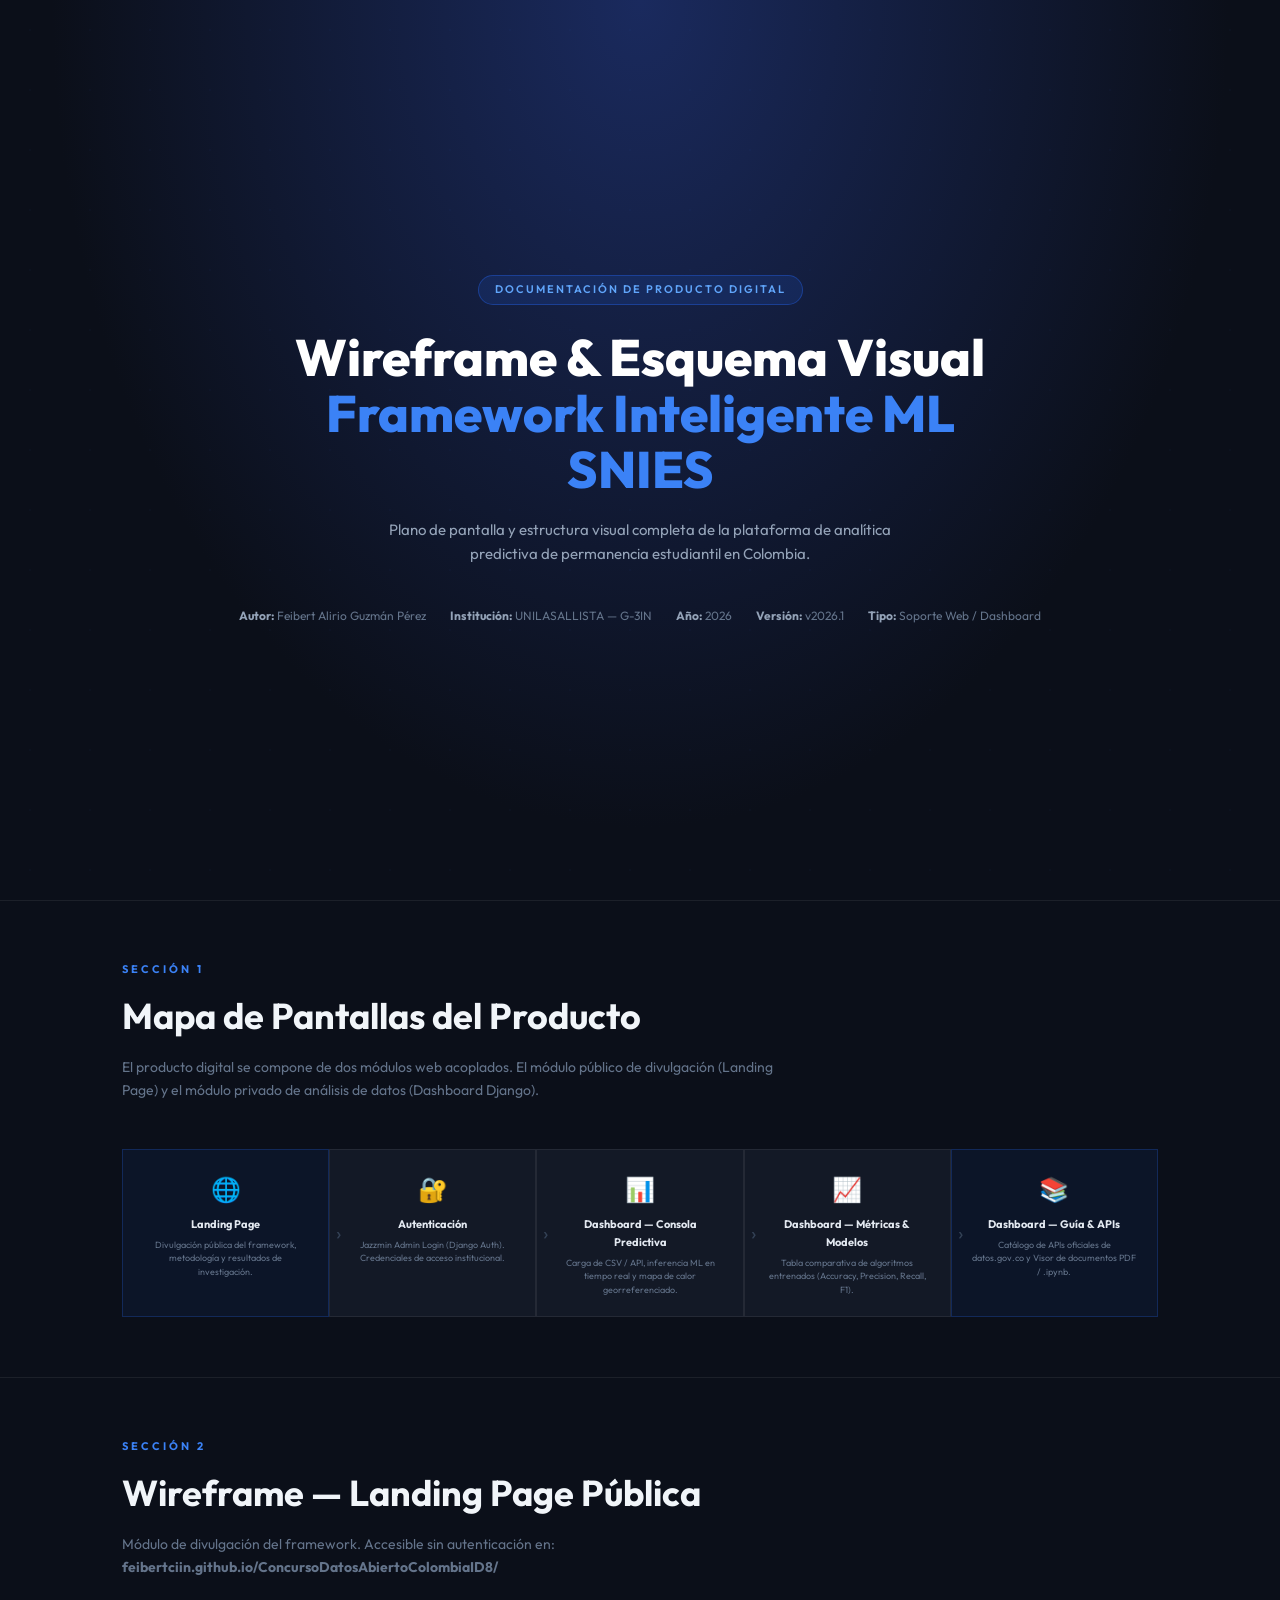
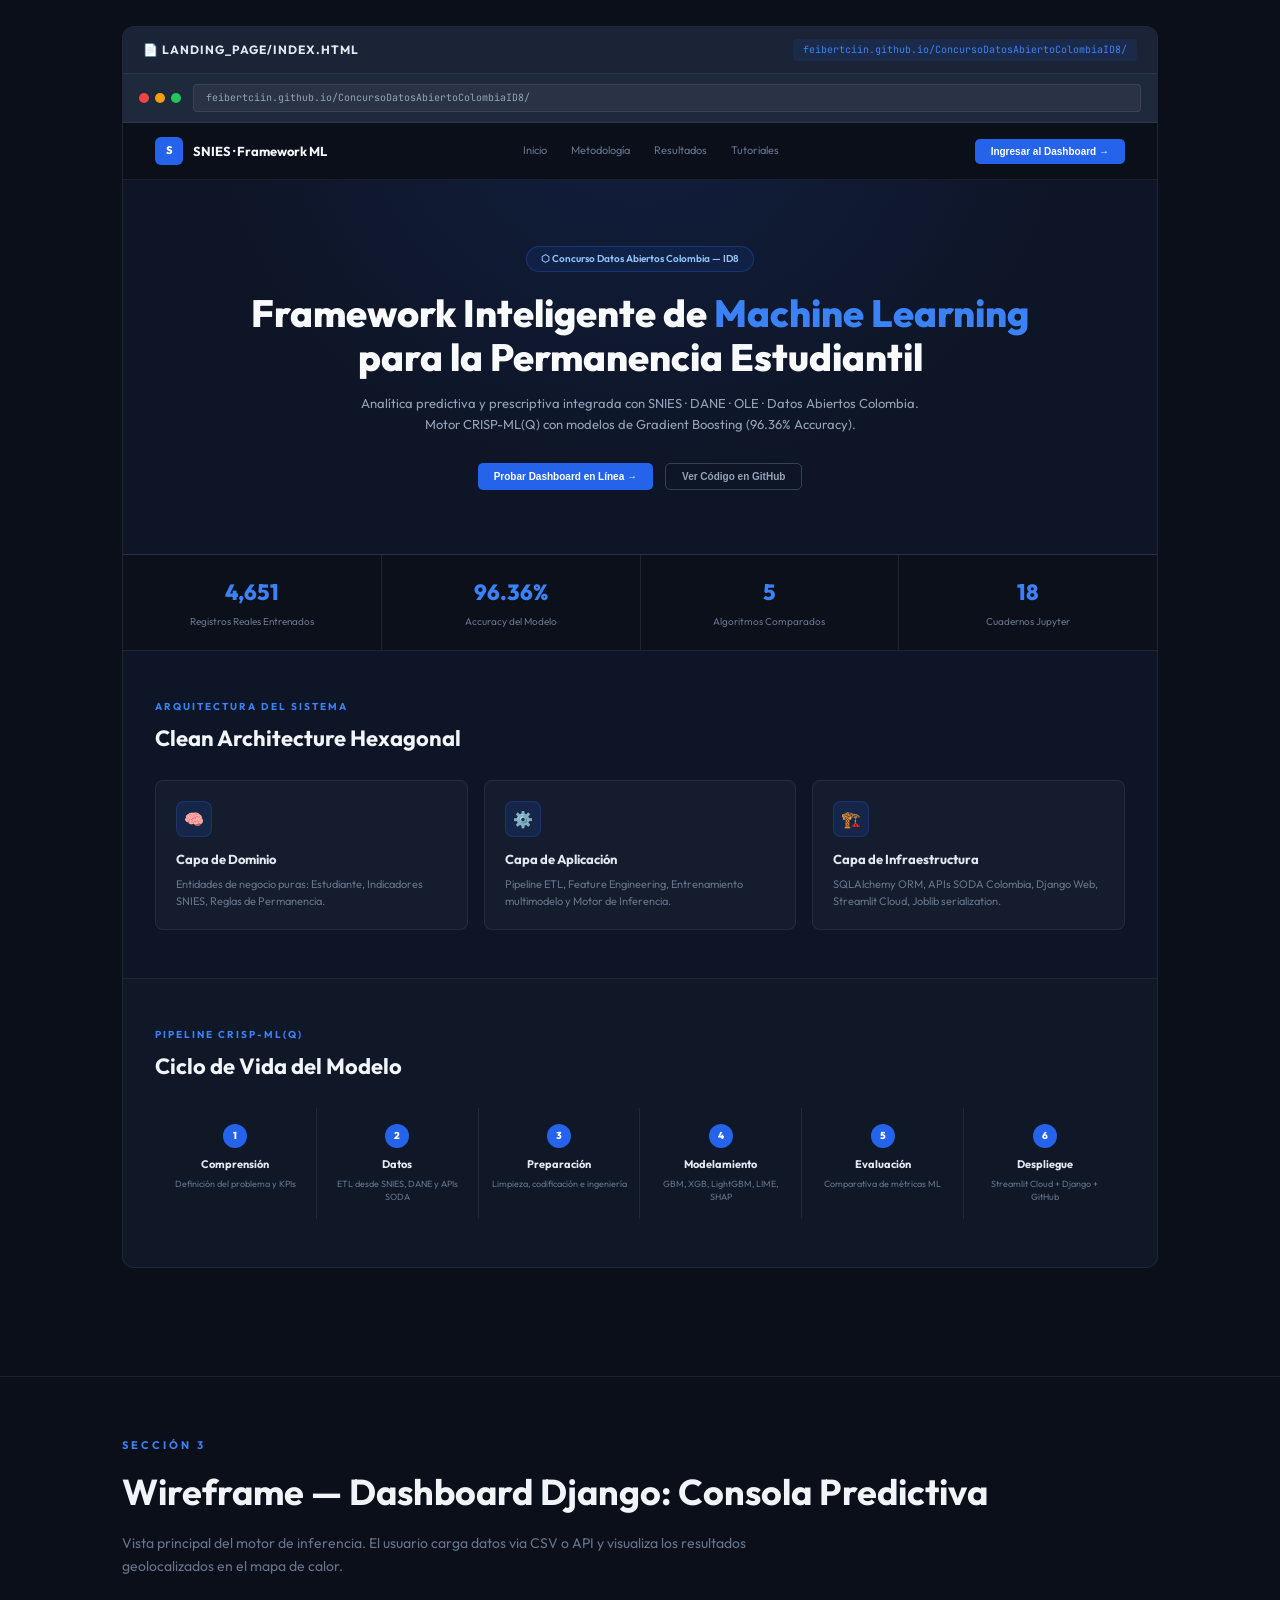
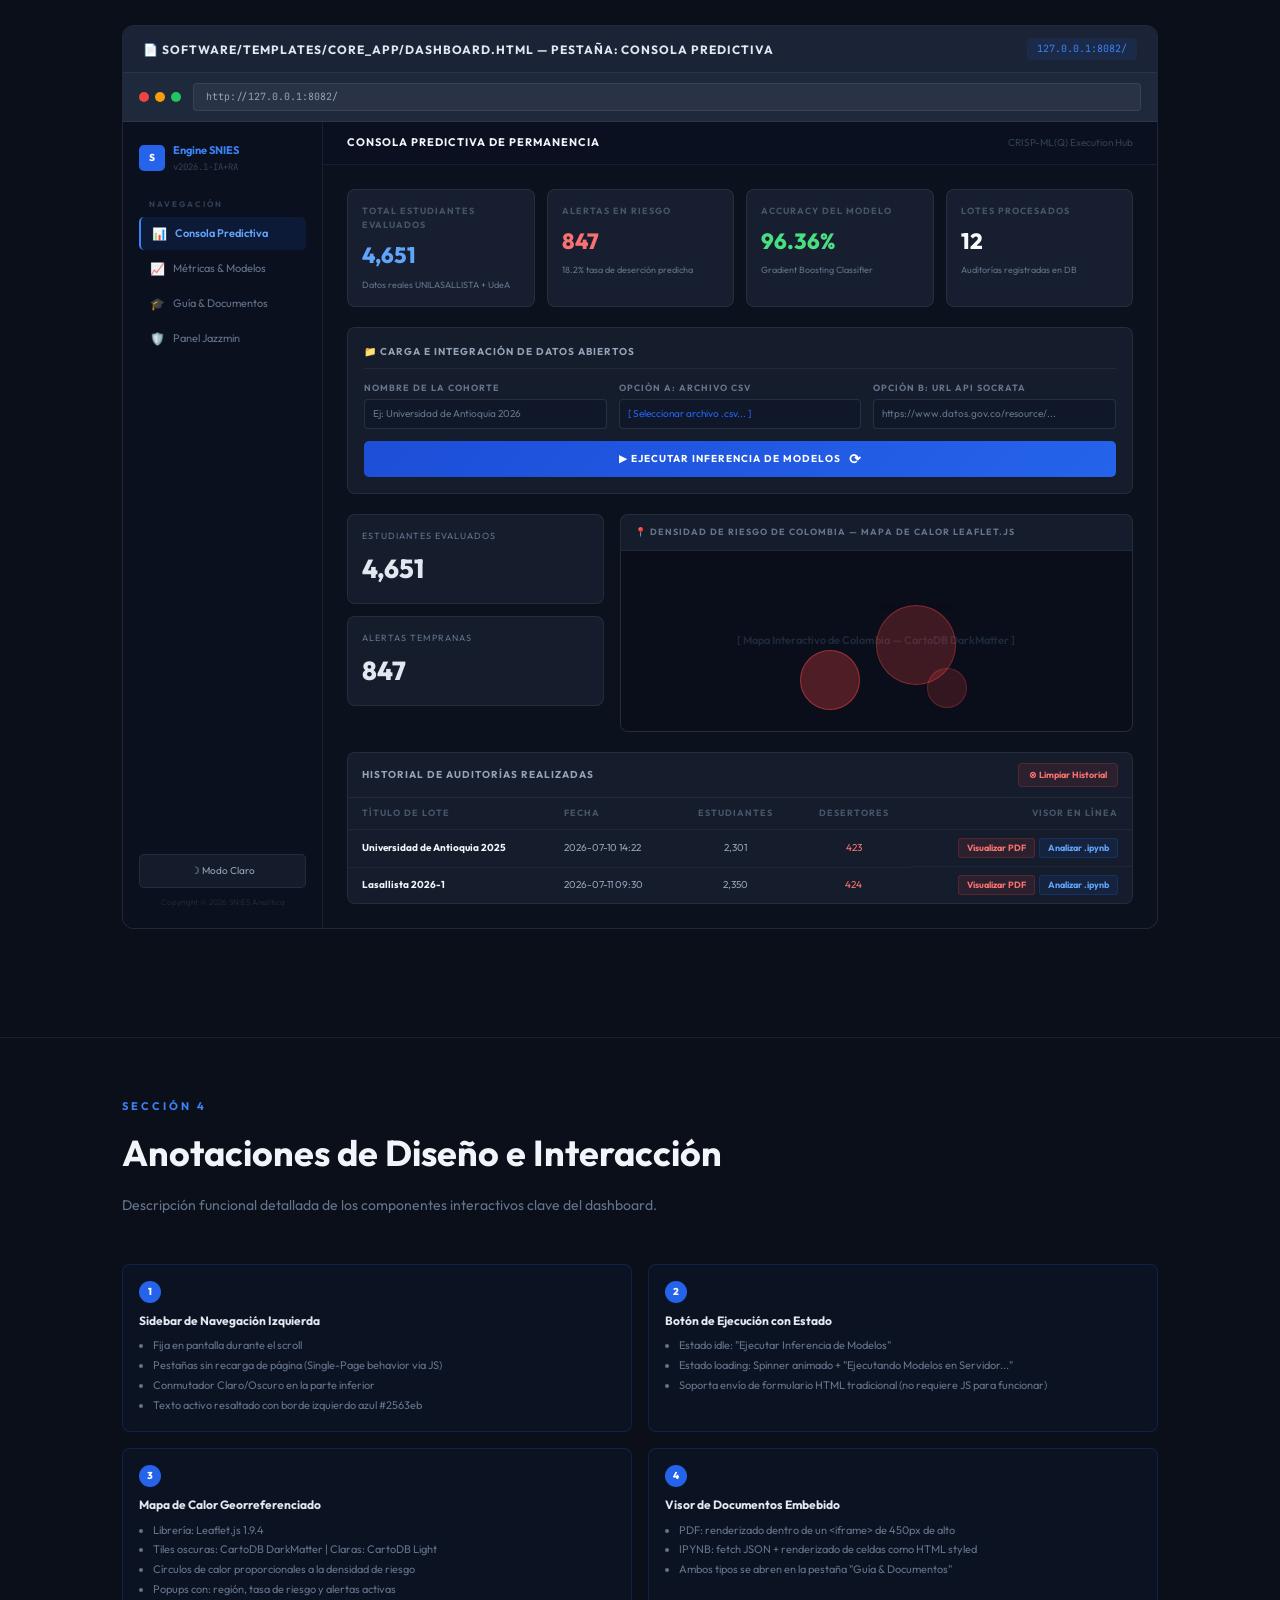
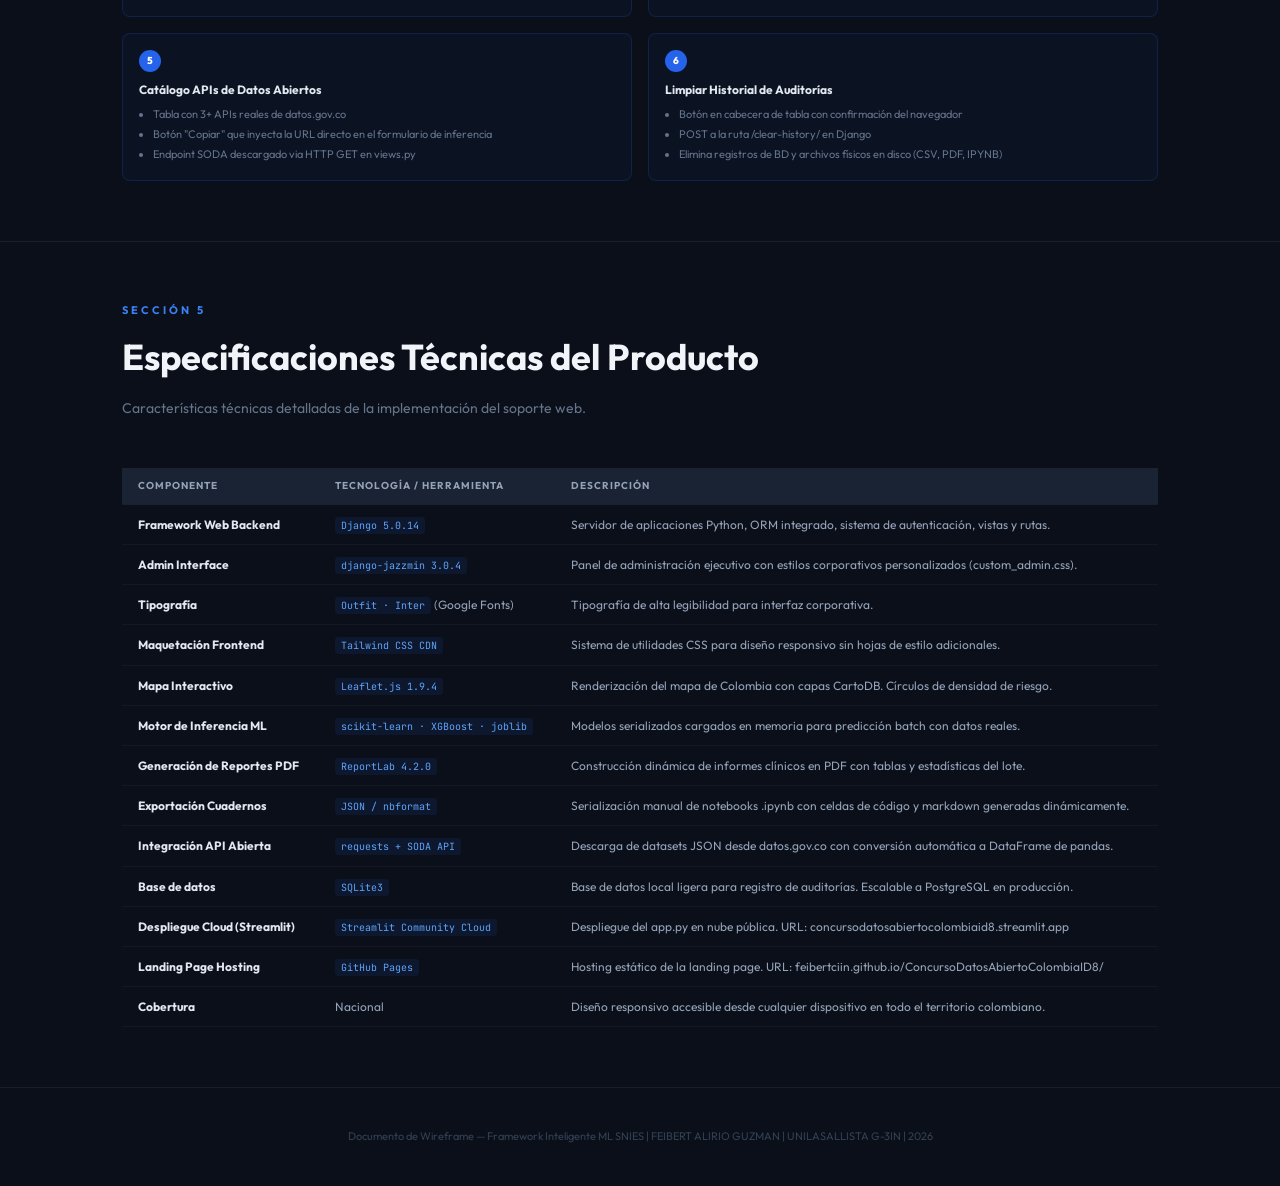
<file: Tutorial prescriptivo/Soportes Legales/wireframe_plano_pantalla.html>
<!DOCTYPE html>
<html lang="es">
<head>
    <meta charset="UTF-8">
    <meta name="viewport" content="width=device-width, initial-scale=1.0">
    <title>Wireframe — Framework Inteligente ML SNIES</title>
    <link href="https://fonts.googleapis.com/css2?family=Outfit:wght@300;400;500;600;700;800&family=JetBrains+Mono:wght@400;500&display=swap" rel="stylesheet">
    <style>
        * { box-sizing: border-box; margin: 0; padding: 0; }
        body {
            font-family: 'Outfit', sans-serif;
            background: #0b0f19;
            color: #e2e8f0;
            line-height: 1.6;
        }

        /* ─── COVER PAGE ─────────────────────────────────────────────── */
        .cover {
            min-height: 100vh;
            display: flex;
            flex-direction: column;
            justify-content: center;
            align-items: center;
            background: radial-gradient(ellipse at 50% 0%, #1a2a5e 0%, #0b0f19 65%);
            text-align: center;
            padding: 60px 40px;
            position: relative;
            overflow: hidden;
        }
        .cover::before {
            content: '';
            position: absolute;
            inset: 0;
            background: url("data:image/svg+xml,%3Csvg width='60' height='60' viewBox='0 0 60 60' xmlns='http://www.w3.org/2000/svg'%3E%3Cg fill='none' fill-rule='evenodd'%3E%3Cg fill='%232563eb' fill-opacity='0.04'%3E%3Ccircle cx='30' cy='30' r='1'/%3E%3C/g%3E%3C/g%3E%3C/svg%3E");
        }
        .cover-badge {
            display: inline-block;
            padding: 5px 16px;
            background: rgba(37,99,235,0.15);
            border: 1px solid rgba(37,99,235,0.4);
            border-radius: 100px;
            font-size: 11px;
            font-weight: 600;
            letter-spacing: 2px;
            text-transform: uppercase;
            color: #60a5fa;
            margin-bottom: 24px;
        }
        .cover h1 {
            font-size: clamp(28px, 4vw, 52px);
            font-weight: 800;
            color: #fff;
            max-width: 780px;
            line-height: 1.1;
            margin-bottom: 20px;
        }
        .cover h1 span { color: #3b82f6; }
        .cover-sub {
            font-size: 15px;
            color: #94a3b8;
            max-width: 560px;
            margin-bottom: 40px;
        }
        .cover-meta {
            display: flex;
            flex-wrap: wrap;
            gap: 24px;
            justify-content: center;
            font-size: 12px;
            color: #64748b;
        }
        .cover-meta span strong { color: #94a3b8; }

        /* ─── SECTION ────────────────────────────────────────────────── */
        .section {
            max-width: 1100px;
            margin: 0 auto;
            padding: 60px 32px;
        }
        .section-title {
            font-size: 11px;
            font-weight: 700;
            letter-spacing: 3px;
            text-transform: uppercase;
            color: #3b82f6;
            margin-bottom: 8px;
        }
        .section-heading {
            font-size: clamp(22px, 3vw, 36px);
            font-weight: 700;
            color: #f1f5f9;
            margin-bottom: 12px;
        }
        .section-desc {
            font-size: 14px;
            color: #64748b;
            max-width: 680px;
            margin-bottom: 48px;
        }
        hr.divider {
            border: none;
            border-top: 1px solid rgba(255,255,255,0.07);
            margin: 0;
        }

        /* ─── WIREFRAME BOXES ────────────────────────────────────────── */
        .wf-container {
            background: rgba(15,23,42,0.8);
            border: 1px solid rgba(255,255,255,0.08);
            border-radius: 12px;
            overflow: hidden;
            margin-bottom: 48px;
        }
        .wf-label-bar {
            display: flex;
            align-items: center;
            justify-content: space-between;
            background: rgba(30,41,59,0.8);
            padding: 12px 20px;
            border-bottom: 1px solid rgba(255,255,255,0.07);
        }
        .wf-label-bar .wf-title {
            font-size: 12px;
            font-weight: 700;
            color: #e2e8f0;
            letter-spacing: 1px;
            text-transform: uppercase;
        }
        .wf-label-bar .wf-url {
            font-family: 'JetBrains Mono', monospace;
            font-size: 10px;
            color: #3b82f6;
            background: rgba(37,99,235,0.1);
            padding: 3px 10px;
            border-radius: 4px;
        }

        /* Browser chrome mock */
        .browser-chrome {
            background: #1e293b;
            padding: 10px 16px;
            display: flex;
            align-items: center;
            gap: 12px;
            border-bottom: 1px solid rgba(255,255,255,0.06);
        }
        .dots { display: flex; gap: 6px; }
        .dot { width: 10px; height: 10px; border-radius: 50%; }
        .dot.red { background: #ef4444; }
        .dot.yellow { background: #f59e0b; }
        .dot.green { background: #22c55e; }
        .address-bar {
            flex: 1;
            background: rgba(255,255,255,0.05);
            border: 1px solid rgba(255,255,255,0.08);
            border-radius: 4px;
            padding: 5px 12px;
            font-family: 'JetBrains Mono', monospace;
            font-size: 10px;
            color: #94a3b8;
        }

        /* ─── LANDING PAGE WIREFRAME ─────────────────────────────────── */
        .lp-nav {
            display: flex;
            align-items: center;
            justify-content: space-between;
            padding: 14px 32px;
            background: rgba(11,15,25,0.9);
            border-bottom: 1px solid rgba(255,255,255,0.07);
        }
        .lp-logo { display: flex; align-items: center; gap: 10px; }
        .logo-box {
            width: 28px; height: 28px;
            background: #2563eb;
            border-radius: 6px;
            display: flex; align-items: center; justify-content: center;
            font-size: 11px; font-weight: 800; color: #fff;
        }
        .logo-txt { font-size: 13px; font-weight: 700; color: #f1f5f9; }
        .nav-links { display: flex; gap: 24px; }
        .nav-link { font-size: 11px; color: #64748b; text-decoration: none; }
        .btn-primary {
            background: #2563eb;
            color: #fff;
            font-size: 10px;
            font-weight: 700;
            padding: 7px 16px;
            border-radius: 5px;
            border: none;
            cursor: pointer;
        }

        .lp-hero {
            padding: 64px 32px;
            text-align: center;
            background: radial-gradient(ellipse at 50% -20%, rgba(37,99,235,0.12) 0%, transparent 60%);
            position: relative;
        }
        .lp-hero-badge {
            display: inline-flex;
            align-items: center;
            gap: 6px;
            padding: 4px 14px;
            background: rgba(37,99,235,0.1);
            border: 1px solid rgba(37,99,235,0.3);
            border-radius: 100px;
            font-size: 10px;
            color: #93c5fd;
            font-weight: 600;
            margin-bottom: 20px;
        }
        .lp-hero h2 {
            font-size: clamp(20px, 3vw, 38px);
            font-weight: 800;
            color: #f8fafc;
            margin-bottom: 14px;
            line-height: 1.15;
        }
        .lp-hero h2 em { color: #3b82f6; font-style: normal; }
        .lp-hero p {
            font-size: 13px;
            color: #94a3b8;
            max-width: 560px;
            margin: 0 auto 28px;
        }
        .hero-btns { display: flex; gap: 12px; justify-content: center; }
        .btn-outline {
            font-size: 10px;
            font-weight: 600;
            padding: 7px 16px;
            border-radius: 5px;
            border: 1px solid #334155;
            color: #94a3b8;
            background: transparent;
            cursor: pointer;
        }

        .lp-stats {
            display: grid;
            grid-template-columns: repeat(4, 1fr);
            gap: 1px;
            background: rgba(255,255,255,0.06);
            border-top: 1px solid rgba(255,255,255,0.06);
        }
        .stat-box {
            padding: 20px 24px;
            background: rgba(11,15,25,0.9);
            text-align: center;
        }
        .stat-num { font-size: 22px; font-weight: 800; color: #3b82f6; }
        .stat-lbl { font-size: 10px; color: #64748b; margin-top: 4px; }

        .lp-arch {
            padding: 48px 32px;
            border-top: 1px solid rgba(255,255,255,0.06);
        }
        .arch-label {
            font-size: 10px;
            font-weight: 700;
            color: #3b82f6;
            letter-spacing: 2px;
            text-transform: uppercase;
            margin-bottom: 6px;
        }
        .arch-title {
            font-size: 22px;
            font-weight: 700;
            color: #f1f5f9;
            margin-bottom: 24px;
        }
        .arch-cards {
            display: grid;
            grid-template-columns: repeat(3, 1fr);
            gap: 16px;
        }
        .arch-card {
            border: 1px solid rgba(255,255,255,0.07);
            border-radius: 8px;
            padding: 20px;
            background: rgba(30,41,59,0.4);
        }
        .arch-card-icon {
            width: 36px; height: 36px;
            background: rgba(37,99,235,0.15);
            border: 1px solid rgba(37,99,235,0.25);
            border-radius: 8px;
            display: flex; align-items: center; justify-content: center;
            font-size: 16px;
            margin-bottom: 12px;
        }
        .arch-card h4 { font-size: 13px; font-weight: 700; color: #e2e8f0; margin-bottom: 6px; }
        .arch-card p { font-size: 11px; color: #64748b; line-height: 1.5; }

        .lp-pipeline {
            padding: 48px 32px;
            border-top: 1px solid rgba(255,255,255,0.06);
            background: rgba(30,41,59,0.15);
        }
        .pipeline-steps {
            display: flex;
            gap: 0;
            margin-top: 24px;
            overflow-x: auto;
        }
        .pipeline-step {
            flex: 1;
            min-width: 110px;
            padding: 16px 12px;
            text-align: center;
            border-right: 1px solid rgba(255,255,255,0.07);
            position: relative;
        }
        .pipeline-step:last-child { border-right: none; }
        .step-num {
            width: 24px; height: 24px;
            background: #2563eb;
            border-radius: 50%;
            font-size: 10px;
            font-weight: 800;
            color: #fff;
            display: flex; align-items: center; justify-content: center;
            margin: 0 auto 8px;
        }
        .step-name { font-size: 11px; font-weight: 700; color: #e2e8f0; margin-bottom: 4px; }
        .step-sub { font-size: 9px; color: #64748b; line-height: 1.4; }

        /* ─── DASHBOARD WIREFRAME ────────────────────────────────────── */
        .dash-layout {
            display: flex;
            min-height: 580px;
        }

        /* Sidebar */
        .dash-sidebar {
            width: 200px;
            flex-shrink: 0;
            background: rgba(10,16,30,0.95);
            border-right: 1px solid rgba(255,255,255,0.07);
            padding: 20px 16px;
            display: flex;
            flex-direction: column;
            justify-content: space-between;
        }
        .dash-logo { display: flex; align-items: center; gap: 8px; margin-bottom: 24px; }
        .dash-logo-box {
            width: 26px; height: 26px;
            background: #2563eb;
            border-radius: 5px;
            display: flex; align-items: center; justify-content: center;
            font-size: 10px; font-weight: 800; color: #fff;
        }
        .dash-logo-txt .name { font-size: 11px; font-weight: 700; color: #3b82f6; }
        .dash-logo-txt .ver { font-size: 9px; color: #334155; font-family: 'JetBrains Mono', monospace; }
        .nav-group { margin-bottom: 6px; }
        .nav-group-label { font-size: 8px; font-weight: 700; letter-spacing: 2px; color: #334155; text-transform: uppercase; margin-bottom: 6px; padding-left: 10px; }
        .nav-item {
            display: flex; align-items: center; gap: 8px;
            padding: 7px 10px;
            border-radius: 5px;
            font-size: 11px;
            color: #64748b;
            margin-bottom: 2px;
            cursor: pointer;
        }
        .nav-item.active {
            background: rgba(37,99,235,0.12);
            color: #60a5fa;
            border-left: 2px solid #3b82f6;
            font-weight: 600;
        }
        .nav-item-icon { font-size: 12px; width: 16px; text-align: center; }
        .theme-btn {
            width: 100%;
            padding: 8px;
            background: rgba(30,41,59,0.5);
            border: 1px solid rgba(255,255,255,0.07);
            border-radius: 5px;
            font-size: 10px;
            color: #94a3b8;
            cursor: pointer;
            text-align: center;
        }
        .sidebar-footer-txt { font-size: 8px; color: #1e293b; text-align: center; margin-top: 8px; }

        /* Main area */
        .dash-main {
            flex: 1;
            display: flex;
            flex-direction: column;
            overflow: hidden;
        }
        .dash-topbar {
            padding: 12px 24px;
            background: rgba(10,16,30,0.9);
            border-bottom: 1px solid rgba(255,255,255,0.06);
            display: flex;
            align-items: center;
            justify-content: space-between;
        }
        .dash-topbar .page-title { font-size: 11px; font-weight: 700; color: #f1f5f9; text-transform: uppercase; letter-spacing: 1px; }
        .dash-topbar .subtitle { font-size: 10px; color: #334155; }
        .dash-content { padding: 24px; flex: 1; overflow-y: auto; background: rgba(11,15,25,0.6); }

        /* KPI Cards */
        .kpi-row { display: grid; grid-template-columns: repeat(4, 1fr); gap: 12px; margin-bottom: 20px; }
        .kpi-card {
            background: rgba(30,41,59,0.6);
            border: 1px solid rgba(255,255,255,0.07);
            border-radius: 8px;
            padding: 14px;
        }
        .kpi-label { font-size: 9px; font-weight: 700; text-transform: uppercase; letter-spacing: 1px; color: #475569; margin-bottom: 6px; }
        .kpi-value { font-size: 22px; font-weight: 800; color: #f8fafc; }
        .kpi-value.red { color: #f87171; }
        .kpi-value.green { color: #4ade80; }
        .kpi-value.blue { color: #60a5fa; }
        .kpi-delta { font-size: 9px; color: #64748b; margin-top: 4px; }

        /* Form card */
        .form-card {
            background: rgba(30,41,59,0.5);
            border: 1px solid rgba(255,255,255,0.07);
            border-radius: 8px;
            padding: 16px;
            margin-bottom: 20px;
        }
        .form-card-title { font-size: 10px; font-weight: 700; text-transform: uppercase; letter-spacing: 1px; color: #94a3b8; margin-bottom: 12px; border-bottom: 1px solid rgba(255,255,255,0.06); padding-bottom: 8px; }
        .form-row { display: grid; grid-template-columns: repeat(3, 1fr); gap: 12px; margin-bottom: 12px; }
        .form-field { display: flex; flex-direction: column; gap: 4px; }
        .form-field label { font-size: 9px; font-weight: 700; text-transform: uppercase; letter-spacing: 1px; color: #64748b; }
        .form-field .mock-input {
            height: 30px;
            background: rgba(15,23,42,0.8);
            border: 1px solid rgba(51,65,85,0.6);
            border-radius: 4px;
            padding: 0 8px;
            font-size: 10px;
            color: #64748b;
            display: flex; align-items: center;
        }
        .exec-btn {
            width: 100%;
            height: 36px;
            background: linear-gradient(135deg, #1d4ed8, #2563eb);
            border-radius: 5px;
            display: flex; align-items: center; justify-content: center;
            font-size: 10px;
            font-weight: 700;
            color: #fff;
            text-transform: uppercase;
            letter-spacing: 1px;
            cursor: pointer;
            gap: 8px;
        }

        /* Map + grid */
        .map-row { display: grid; grid-template-columns: 1fr 2fr; gap: 16px; margin-bottom: 20px; }
        .metric-col { display: flex; flex-direction: column; gap: 12px; }
        .metric-mini { background: rgba(30,41,59,0.5); border: 1px solid rgba(255,255,255,0.07); border-radius: 8px; padding: 14px; }
        .metric-mini-lbl { font-size: 9px; text-transform: uppercase; letter-spacing: 1px; color: #64748b; margin-bottom: 4px; }
        .metric-mini-val { font-size: 26px; font-weight: 800; }
        .map-card {
            background: rgba(30,41,59,0.5);
            border: 1px solid rgba(255,255,255,0.07);
            border-radius: 8px;
            overflow: hidden;
        }
        .map-card-header { padding: 10px 14px; font-size: 9px; font-weight: 700; text-transform: uppercase; color: #64748b; letter-spacing: 1px; border-bottom: 1px solid rgba(255,255,255,0.06); }
        .map-body {
            height: 180px;
            background: #0a0e1a;
            display: flex; align-items: center; justify-content: center;
            position: relative;
            overflow: hidden;
        }
        .map-bg-text { font-size: 11px; color: #1e293b; font-weight: 600; }
        .map-dot {
            position: absolute;
            border-radius: 50%;
            background: rgba(239,68,68,0.3);
            border: 1px solid rgba(239,68,68,0.5);
        }

        /* Table */
        .table-card {
            background: rgba(30,41,59,0.5);
            border: 1px solid rgba(255,255,255,0.07);
            border-radius: 8px;
            overflow: hidden;
        }
        .table-hd {
            display: flex;
            align-items: center;
            justify-content: space-between;
            padding: 10px 14px;
            border-bottom: 1px solid rgba(255,255,255,0.06);
        }
        .table-hd-title { font-size: 10px; font-weight: 700; text-transform: uppercase; letter-spacing: 1px; color: #94a3b8; }
        .clear-btn {
            padding: 4px 10px;
            background: rgba(239,68,68,0.1);
            border: 1px solid rgba(239,68,68,0.2);
            border-radius: 4px;
            font-size: 9px;
            font-weight: 700;
            color: #f87171;
            cursor: pointer;
        }
        .mock-table { width: 100%; border-collapse: collapse; }
        .mock-table th {
            font-size: 9px;
            font-weight: 700;
            text-transform: uppercase;
            letter-spacing: 1px;
            color: #475569;
            padding: 8px 14px;
            text-align: left;
            border-bottom: 1px solid rgba(255,255,255,0.05);
        }
        .mock-table td {
            font-size: 10px;
            color: #94a3b8;
            padding: 8px 14px;
            border-bottom: 1px solid rgba(255,255,255,0.04);
        }
        .mock-table tr:last-child td { border-bottom: none; }
        .badge-pdf {
            padding: 2px 8px;
            background: rgba(239,68,68,0.1);
            border: 1px solid rgba(239,68,68,0.2);
            border-radius: 3px;
            font-size: 9px;
            font-weight: 700;
            color: #f87171;
        }
        .badge-nb {
            padding: 2px 8px;
            background: rgba(37,99,235,0.1);
            border: 1px solid rgba(37,99,235,0.2);
            border-radius: 3px;
            font-size: 9px;
            font-weight: 700;
            color: #60a5fa;
        }

        /* ─── ANNOTATIONS ─────────────────────────────────────────────── */
        .annot-grid { display: grid; grid-template-columns: 1fr 1fr; gap: 16px; margin-top: 32px; }
        .annot-card {
            border: 1px solid rgba(37,99,235,0.2);
            border-radius: 8px;
            padding: 16px;
            background: rgba(37,99,235,0.04);
        }
        .annot-num {
            width: 22px; height: 22px;
            background: #2563eb;
            border-radius: 50%;
            font-size: 10px;
            font-weight: 800;
            color: #fff;
            display: flex; align-items: center; justify-content: center;
            margin-bottom: 8px;
        }
        .annot-card h4 { font-size: 12px; font-weight: 700; color: #e2e8f0; margin-bottom: 6px; }
        .annot-card p { font-size: 11px; color: #64748b; line-height: 1.6; }
        .annot-card ul { padding-left: 14px; }
        .annot-card li { font-size: 11px; color: #64748b; line-height: 1.8; }

        /* ─── FLOW DIAGRAM ─────────────────────────────────────────────── */
        .flow-row {
            display: flex;
            align-items: stretch;
            gap: 0;
            margin-top: 32px;
        }
        .flow-step {
            flex: 1;
            background: rgba(30,41,59,0.4);
            border: 1px solid rgba(255,255,255,0.07);
            padding: 20px;
            text-align: center;
            position: relative;
        }
        .flow-step:not(:last-child)::after {
            content: '›';
            position: absolute;
            right: -13px;
            top: 50%;
            transform: translateY(-50%);
            font-size: 20px;
            color: #334155;
            z-index: 2;
        }
        .flow-icon { font-size: 24px; margin-bottom: 8px; }
        .flow-name { font-size: 11px; font-weight: 700; color: #e2e8f0; margin-bottom: 4px; }
        .flow-desc { font-size: 9px; color: #64748b; line-height: 1.5; }

        /* ─── SPEC TABLE ────────────────────────────────────────────── */
        .spec-table { width: 100%; border-collapse: collapse; margin-top: 24px; font-size: 12px; }
        .spec-table th {
            padding: 10px 16px;
            background: rgba(30,41,59,0.8);
            color: #94a3b8;
            font-size: 10px;
            font-weight: 700;
            text-transform: uppercase;
            letter-spacing: 1px;
            text-align: left;
            border-bottom: 1px solid rgba(255,255,255,0.07);
        }
        .spec-table td {
            padding: 10px 16px;
            border-bottom: 1px solid rgba(255,255,255,0.04);
            color: #94a3b8;
            vertical-align: top;
        }
        .spec-table td:first-child { font-weight: 700; color: #e2e8f0; }
        .spec-table code {
            font-family: 'JetBrains Mono', monospace;
            font-size: 10px;
            background: rgba(37,99,235,0.1);
            padding: 2px 6px;
            border-radius: 3px;
            color: #60a5fa;
        }
    </style>
</head>
<body>

<!-- ══════════════════════════════════════════════════
     PORTADA
══════════════════════════════════════════════════ -->
<div class="cover">
    <div class="cover-badge">Documentación de Producto Digital</div>
    <h1>Wireframe & Esquema Visual<br><span>Framework Inteligente ML SNIES</span></h1>
    <p class="cover-sub">Plano de pantalla y estructura visual completa de la plataforma de analítica predictiva de permanencia estudiantil en Colombia.</p>
    <div class="cover-meta">
        <span><strong>Autor:</strong> Feibert Alirio Guzmán Pérez</span>
        <span><strong>Institución:</strong> UNILASALLISTA — G-3IN</span>
        <span><strong>Año:</strong> 2026</span>
        <span><strong>Versión:</strong> v2026.1</span>
        <span><strong>Tipo:</strong> Soporte Web / Dashboard</span>
    </div>
</div>

<hr class="divider">

<!-- ══════════════════════════════════════════════════
     SECCIÓN 1 — MAPA DE PANTALLAS
══════════════════════════════════════════════════ -->
<div class="section">
    <div class="section-title">Sección 1</div>
    <div class="section-heading">Mapa de Pantallas del Producto</div>
    <p class="section-desc">El producto digital se compone de dos módulos web acoplados. El módulo público de divulgación (Landing Page) y el módulo privado de análisis de datos (Dashboard Django).</p>

    <div class="flow-row">
        <div class="flow-step" style="background:rgba(37,99,235,0.07);border-color:rgba(37,99,235,0.25);">
            <div class="flow-icon">🌐</div>
            <div class="flow-name">Landing Page</div>
            <div class="flow-desc">Divulgación pública del framework, metodología y resultados de investigación.</div>
        </div>
        <div class="flow-step">
            <div class="flow-icon">🔐</div>
            <div class="flow-name">Autenticación</div>
            <div class="flow-desc">Jazzmin Admin Login (Django Auth). Credenciales de acceso institucional.</div>
        </div>
        <div class="flow-step">
            <div class="flow-icon">📊</div>
            <div class="flow-name">Dashboard — Consola Predictiva</div>
            <div class="flow-desc">Carga de CSV / API, inferencia ML en tiempo real y mapa de calor georreferenciado.</div>
        </div>
        <div class="flow-step">
            <div class="flow-icon">📈</div>
            <div class="flow-name">Dashboard — Métricas & Modelos</div>
            <div class="flow-desc">Tabla comparativa de algoritmos entrenados (Accuracy, Precision, Recall, F1).</div>
        </div>
        <div class="flow-step" style="background:rgba(37,99,235,0.07);border-color:rgba(37,99,235,0.25);">
            <div class="flow-icon">📚</div>
            <div class="flow-name">Dashboard — Guía & APIs</div>
            <div class="flow-desc">Catálogo de APIs oficiales de datos.gov.co y Visor de documentos PDF / .ipynb.</div>
        </div>
    </div>
</div>

<hr class="divider">

<!-- ══════════════════════════════════════════════════
     SECCIÓN 2 — WIREFRAME LANDING PAGE
══════════════════════════════════════════════════ -->
<div class="section">
    <div class="section-title">Sección 2</div>
    <div class="section-heading">Wireframe — Landing Page Pública</div>
    <p class="section-desc">Módulo de divulgación del framework. Accesible sin autenticación en: <strong>feibertciin.github.io/ConcursoDatosAbiertoColombiaID8/</strong></p>

    <div class="wf-container">
        <div class="wf-label-bar">
            <span class="wf-title">📄 landing_page/index.html</span>
            <span class="wf-url">feibertciin.github.io/ConcursoDatosAbiertoColombiaID8/</span>
        </div>
        <div class="browser-chrome">
            <div class="dots"><div class="dot red"></div><div class="dot yellow"></div><div class="dot green"></div></div>
            <div class="address-bar">feibertciin.github.io/ConcursoDatosAbiertoColombiaID8/</div>
        </div>

        <!-- 1. NAVBAR -->
        <div class="lp-nav">
            <div class="lp-logo">
                <div class="logo-box">S</div>
                <span class="logo-txt">SNIES · Framework ML</span>
            </div>
            <div class="nav-links">
                <a class="nav-link">Inicio</a>
                <a class="nav-link">Metodología</a>
                <a class="nav-link">Resultados</a>
                <a class="nav-link">Tutoriales</a>
            </div>
            <button class="btn-primary">Ingresar al Dashboard →</button>
        </div>

        <!-- 2. HERO -->
        <div class="lp-hero">
            <div class="lp-hero-badge">⬡ Concurso Datos Abiertos Colombia — ID8</div>
            <h2>Framework Inteligente de <em>Machine Learning</em><br>para la Permanencia Estudiantil</h2>
            <p>Analítica predictiva y prescriptiva integrada con SNIES · DANE · OLE · Datos Abiertos Colombia. Motor CRISP-ML(Q) con modelos de Gradient Boosting (96.36% Accuracy).</p>
            <div class="hero-btns">
                <button class="btn-primary">Probar Dashboard en Línea →</button>
                <button class="btn-outline">Ver Código en GitHub</button>
            </div>
        </div>

        <!-- 3. ESTADÍSTICAS -->
        <div class="lp-stats">
            <div class="stat-box"><div class="stat-num">4,651</div><div class="stat-lbl">Registros Reales Entrenados</div></div>
            <div class="stat-box"><div class="stat-num">96.36%</div><div class="stat-lbl">Accuracy del Modelo</div></div>
            <div class="stat-box"><div class="stat-num">5</div><div class="stat-lbl">Algoritmos Comparados</div></div>
            <div class="stat-box"><div class="stat-num">18</div><div class="stat-lbl">Cuadernos Jupyter</div></div>
        </div>

        <!-- 4. ARQUITECTURA -->
        <div class="lp-arch">
            <div class="arch-label">Arquitectura del Sistema</div>
            <div class="arch-title">Clean Architecture Hexagonal</div>
            <div class="arch-cards">
                <div class="arch-card">
                    <div class="arch-card-icon">🧠</div>
                    <h4>Capa de Dominio</h4>
                    <p>Entidades de negocio puras: Estudiante, Indicadores SNIES, Reglas de Permanencia.</p>
                </div>
                <div class="arch-card">
                    <div class="arch-card-icon">⚙️</div>
                    <h4>Capa de Aplicación</h4>
                    <p>Pipeline ETL, Feature Engineering, Entrenamiento multimodelo y Motor de Inferencia.</p>
                </div>
                <div class="arch-card">
                    <div class="arch-card-icon">🏗️</div>
                    <h4>Capa de Infraestructura</h4>
                    <p>SQLAlchemy ORM, APIs SODA Colombia, Django Web, Streamlit Cloud, Joblib serialization.</p>
                </div>
            </div>
        </div>

        <!-- 5. PIPELINE CRISP-ML -->
        <div class="lp-pipeline">
            <div class="arch-label">Pipeline CRISP-ML(Q)</div>
            <div class="arch-title">Ciclo de Vida del Modelo</div>
            <div class="pipeline-steps">
                <div class="pipeline-step"><div class="step-num">1</div><div class="step-name">Comprensión</div><div class="step-sub">Definición del problema y KPIs</div></div>
                <div class="pipeline-step"><div class="step-num">2</div><div class="step-name">Datos</div><div class="step-sub">ETL desde SNIES, DANE y APIs SODA</div></div>
                <div class="pipeline-step"><div class="step-num">3</div><div class="step-name">Preparación</div><div class="step-sub">Limpieza, codificación e ingeniería</div></div>
                <div class="pipeline-step"><div class="step-num">4</div><div class="step-name">Modelamiento</div><div class="step-sub">GBM, XGB, LightGBM, LIME, SHAP</div></div>
                <div class="pipeline-step"><div class="step-num">5</div><div class="step-name">Evaluación</div><div class="step-sub">Comparativa de métricas ML</div></div>
                <div class="pipeline-step"><div class="step-num">6</div><div class="step-name">Despliegue</div><div class="step-sub">Streamlit Cloud + Django + GitHub</div></div>
            </div>
        </div>
    </div>
</div>

<hr class="divider">

<!-- ══════════════════════════════════════════════════
     SECCIÓN 3 — WIREFRAME DASHBOARD (TAB 1)
══════════════════════════════════════════════════ -->
<div class="section">
    <div class="section-title">Sección 3</div>
    <div class="section-heading">Wireframe — Dashboard Django: Consola Predictiva</div>
    <p class="section-desc">Vista principal del motor de inferencia. El usuario carga datos via CSV o API y visualiza los resultados geolocalizados en el mapa de calor.</p>

    <div class="wf-container">
        <div class="wf-label-bar">
            <span class="wf-title">📄 Software/templates/core_app/dashboard.html — Pestaña: Consola Predictiva</span>
            <span class="wf-url">127.0.0.1:8082/</span>
        </div>
        <div class="browser-chrome">
            <div class="dots"><div class="dot red"></div><div class="dot yellow"></div><div class="dot green"></div></div>
            <div class="address-bar">http://127.0.0.1:8082/</div>
        </div>

        <div class="dash-layout">
            <!-- SIDEBAR -->
            <div class="dash-sidebar">
                <div>
                    <div class="dash-logo">
                        <div class="dash-logo-box">S</div>
                        <div class="dash-logo-txt">
                            <div class="name">Engine SNIES</div>
                            <div class="ver">v2026.1-IA+RA</div>
                        </div>
                    </div>
                    <div class="nav-group-label">Navegación</div>
                    <div class="nav-item active"><span class="nav-item-icon">📊</span> Consola Predictiva</div>
                    <div class="nav-item"><span class="nav-item-icon">📈</span> Métricas & Modelos</div>
                    <div class="nav-item"><span class="nav-item-icon">🎓</span> Guía & Documentos</div>
                    <div class="nav-item"><span class="nav-item-icon">🛡️</span> Panel Jazzmin</div>
                </div>
                <div>
                    <div class="theme-btn">☽ Modo Claro</div>
                    <div class="sidebar-footer-txt">Copyright © 2026 SNIES Analítica</div>
                </div>
            </div>

            <!-- MAIN PANEL -->
            <div class="dash-main">
                <div class="dash-topbar">
                    <span class="page-title">Consola Predictiva de Permanencia</span>
                    <span class="subtitle">CRISP-ML(Q) Execution Hub</span>
                </div>
                <div class="dash-content">
                    <!-- KPI Row -->
                    <div class="kpi-row">
                        <div class="kpi-card"><div class="kpi-label">Total Estudiantes Evaluados</div><div class="kpi-value blue">4,651</div><div class="kpi-delta">Datos reales UNILASALLISTA + UdeA</div></div>
                        <div class="kpi-card"><div class="kpi-label">Alertas en Riesgo</div><div class="kpi-value red">847</div><div class="kpi-delta">18.2% tasa de deserción predicha</div></div>
                        <div class="kpi-card"><div class="kpi-label">Accuracy del Modelo</div><div class="kpi-value green">96.36%</div><div class="kpi-delta">Gradient Boosting Classifier</div></div>
                        <div class="kpi-card"><div class="kpi-label">Lotes Procesados</div><div class="kpi-value">12</div><div class="kpi-delta">Auditorías registradas en DB</div></div>
                    </div>

                    <!-- Form -->
                    <div class="form-card">
                        <div class="form-card-title">📁 Carga e Integración de Datos Abiertos</div>
                        <div class="form-row">
                            <div class="form-field"><label>Nombre de la Cohorte</label><div class="mock-input">Ej: Universidad de Antioquia 2026</div></div>
                            <div class="form-field"><label>Opción A: Archivo CSV</label><div class="mock-input" style="color:#2563eb;">[ Seleccionar archivo .csv... ]</div></div>
                            <div class="form-field"><label>Opción B: URL API Socrata</label><div class="mock-input">https://www.datos.gov.co/resource/...</div></div>
                        </div>
                        <div class="exec-btn">▶ Ejecutar Inferencia de Modelos <span style="font-size:14px;">⟳</span></div>
                    </div>

                    <!-- Map Row -->
                    <div class="map-row">
                        <div class="metric-col">
                            <div class="metric-mini">
                                <div class="metric-mini-lbl">Estudiantes Evaluados</div>
                                <div class="metric-mini-val blue">4,651</div>
                            </div>
                            <div class="metric-mini">
                                <div class="metric-mini-lbl">Alertas Tempranas</div>
                                <div class="metric-mini-val red">847</div>
                            </div>
                        </div>
                        <div class="map-card">
                            <div class="map-card-header">📍 Densidad de Riesgo de Colombia — Mapa de Calor Leaflet.js</div>
                            <div class="map-body">
                                <span class="map-bg-text">[ Mapa Interactivo de Colombia — CartoDB DarkMatter ]</span>
                                <div class="map-dot" style="width:60px;height:60px;top:55%;left:35%;"></div>
                                <div class="map-dot" style="width:80px;height:80px;top:30%;left:50%;opacity:0.8;"></div>
                                <div class="map-dot" style="width:40px;height:40px;top:65%;left:60%;opacity:0.6;"></div>
                            </div>
                        </div>
                    </div>

                    <!-- Table -->
                    <div class="table-card">
                        <div class="table-hd">
                            <span class="table-hd-title">Historial de Auditorías Realizadas</span>
                            <span class="clear-btn">⊗ Limpiar Historial</span>
                        </div>
                        <table class="mock-table">
                            <thead><tr><th>Título de Lote</th><th>Fecha</th><th style="text-align:center">Estudiantes</th><th style="text-align:center">Desertores</th><th style="text-align:right">Visor en Línea</th></tr></thead>
                            <tbody>
                                <tr><td style="color:#f1f5f9;font-weight:700;">Universidad de Antioquia 2025</td><td>2026-07-10 14:22</td><td style="text-align:center">2,301</td><td style="text-align:center;color:#f87171;">423</td><td style="text-align:right;display:flex;gap:4px;justify-content:flex-end;"><span class="badge-pdf">Visualizar PDF</span><span class="badge-nb">Analizar .ipynb</span></td></tr>
                                <tr><td style="color:#f1f5f9;font-weight:700;">Lasallista 2026-1</td><td>2026-07-11 09:30</td><td style="text-align:center">2,350</td><td style="text-align:center;color:#f87171;">424</td><td style="text-align:right;display:flex;gap:4px;justify-content:flex-end;"><span class="badge-pdf">Visualizar PDF</span><span class="badge-nb">Analizar .ipynb</span></td></tr>
                            </tbody>
                        </table>
                    </div>
                </div>
            </div>
        </div>
    </div>
</div>

<hr class="divider">

<!-- ══════════════════════════════════════════════════
     SECCIÓN 4 — ANOTACIONES DE DISEÑO
══════════════════════════════════════════════════ -->
<div class="section">
    <div class="section-title">Sección 4</div>
    <div class="section-heading">Anotaciones de Diseño e Interacción</div>
    <p class="section-desc">Descripción funcional detallada de los componentes interactivos clave del dashboard.</p>

    <div class="annot-grid">
        <div class="annot-card">
            <div class="annot-num">1</div>
            <h4>Sidebar de Navegación Izquierda</h4>
            <ul>
                <li>Fija en pantalla durante el scroll</li>
                <li>Pestañas sin recarga de página (Single-Page behavior via JS)</li>
                <li>Conmutador Claro/Oscuro en la parte inferior</li>
                <li>Texto activo resaltado con borde izquierdo azul #2563eb</li>
            </ul>
        </div>
        <div class="annot-card">
            <div class="annot-num">2</div>
            <h4>Botón de Ejecución con Estado</h4>
            <ul>
                <li>Estado idle: "Ejecutar Inferencia de Modelos"</li>
                <li>Estado loading: Spinner animado + "Ejecutando Modelos en Servidor..."</li>
                <li>Soporta envío de formulario HTML tradicional (no requiere JS para funcionar)</li>
            </ul>
        </div>
        <div class="annot-card">
            <div class="annot-num">3</div>
            <h4>Mapa de Calor Georreferenciado</h4>
            <ul>
                <li>Librería: Leaflet.js 1.9.4</li>
                <li>Tiles oscuras: CartoDB DarkMatter | Claras: CartoDB Light</li>
                <li>Círculos de calor proporcionales a la densidad de riesgo</li>
                <li>Popups con: región, tasa de riesgo y alertas activas</li>
            </ul>
        </div>
        <div class="annot-card">
            <div class="annot-num">4</div>
            <h4>Visor de Documentos Embebido</h4>
            <ul>
                <li>PDF: renderizado dentro de un &lt;iframe&gt; de 450px de alto</li>
                <li>IPYNB: fetch JSON + renderizado de celdas como HTML styled</li>
                <li>Ambos tipos se abren en la pestaña "Guía & Documentos"</li>
            </ul>
        </div>
        <div class="annot-card">
            <div class="annot-num">5</div>
            <h4>Catálogo APIs de Datos Abiertos</h4>
            <ul>
                <li>Tabla con 3+ APIs reales de datos.gov.co</li>
                <li>Botón "Copiar" que inyecta la URL directo en el formulario de inferencia</li>
                <li>Endpoint SODA descargado via HTTP GET en views.py</li>
            </ul>
        </div>
        <div class="annot-card">
            <div class="annot-num">6</div>
            <h4>Limpiar Historial de Auditorías</h4>
            <ul>
                <li>Botón en cabecera de tabla con confirmación del navegador</li>
                <li>POST a la ruta /clear-history/ en Django</li>
                <li>Elimina registros de BD y archivos físicos en disco (CSV, PDF, IPYNB)</li>
            </ul>
        </div>
    </div>
</div>

<hr class="divider">

<!-- ══════════════════════════════════════════════════
     SECCIÓN 5 — ESPECIFICACIONES TÉCNICAS
══════════════════════════════════════════════════ -->
<div class="section">
    <div class="section-title">Sección 5</div>
    <div class="section-heading">Especificaciones Técnicas del Producto</div>
    <p class="section-desc">Características técnicas detalladas de la implementación del soporte web.</p>

    <table class="spec-table">
        <thead>
            <tr>
                <th>Componente</th>
                <th>Tecnología / Herramienta</th>
                <th>Descripción</th>
            </tr>
        </thead>
        <tbody>
            <tr><td>Framework Web Backend</td><td><code>Django 5.0.14</code></td><td>Servidor de aplicaciones Python, ORM integrado, sistema de autenticación, vistas y rutas.</td></tr>
            <tr><td>Admin Interface</td><td><code>django-jazzmin 3.0.4</code></td><td>Panel de administración ejecutivo con estilos corporativos personalizados (custom_admin.css).</td></tr>
            <tr><td>Tipografía</td><td><code>Outfit · Inter</code> (Google Fonts)</td><td>Tipografía de alta legibilidad para interfaz corporativa.</td></tr>
            <tr><td>Maquetación Frontend</td><td><code>Tailwind CSS CDN</code></td><td>Sistema de utilidades CSS para diseño responsivo sin hojas de estilo adicionales.</td></tr>
            <tr><td>Mapa Interactivo</td><td><code>Leaflet.js 1.9.4</code></td><td>Renderización del mapa de Colombia con capas CartoDB. Círculos de densidad de riesgo.</td></tr>
            <tr><td>Motor de Inferencia ML</td><td><code>scikit-learn · XGBoost · joblib</code></td><td>Modelos serializados cargados en memoria para predicción batch con datos reales.</td></tr>
            <tr><td>Generación de Reportes PDF</td><td><code>ReportLab 4.2.0</code></td><td>Construcción dinámica de informes clínicos en PDF con tablas y estadísticas del lote.</td></tr>
            <tr><td>Exportación Cuadernos</td><td><code>JSON / nbformat</code></td><td>Serialización manual de notebooks .ipynb con celdas de código y markdown generadas dinámicamente.</td></tr>
            <tr><td>Integración API Abierta</td><td><code>requests + SODA API</code></td><td>Descarga de datasets JSON desde datos.gov.co con conversión automática a DataFrame de pandas.</td></tr>
            <tr><td>Base de datos</td><td><code>SQLite3</code></td><td>Base de datos local ligera para registro de auditorías. Escalable a PostgreSQL en producción.</td></tr>
            <tr><td>Despliegue Cloud (Streamlit)</td><td><code>Streamlit Community Cloud</code></td><td>Despliegue del app.py en nube pública. URL: concursodatosabiertocolombiaid8.streamlit.app</td></tr>
            <tr><td>Landing Page Hosting</td><td><code>GitHub Pages</code></td><td>Hosting estático de la landing page. URL: feibertciin.github.io/ConcursoDatosAbiertoColombiaID8/</td></tr>
            <tr><td>Cobertura</td><td>Nacional</td><td>Diseño responsivo accesible desde cualquier dispositivo en todo el territorio colombiano.</td></tr>
        </tbody>
    </table>
</div>

<div style="text-align:center;padding:40px;border-top:1px solid rgba(255,255,255,0.06);font-size:11px;color:#334155;">
    Documento de Wireframe — Framework Inteligente ML SNIES | FEIBERT ALIRIO GUZMAN | UNILASALLISTA G-3IN | 2026
</div>

</body>
</html>
</file>
